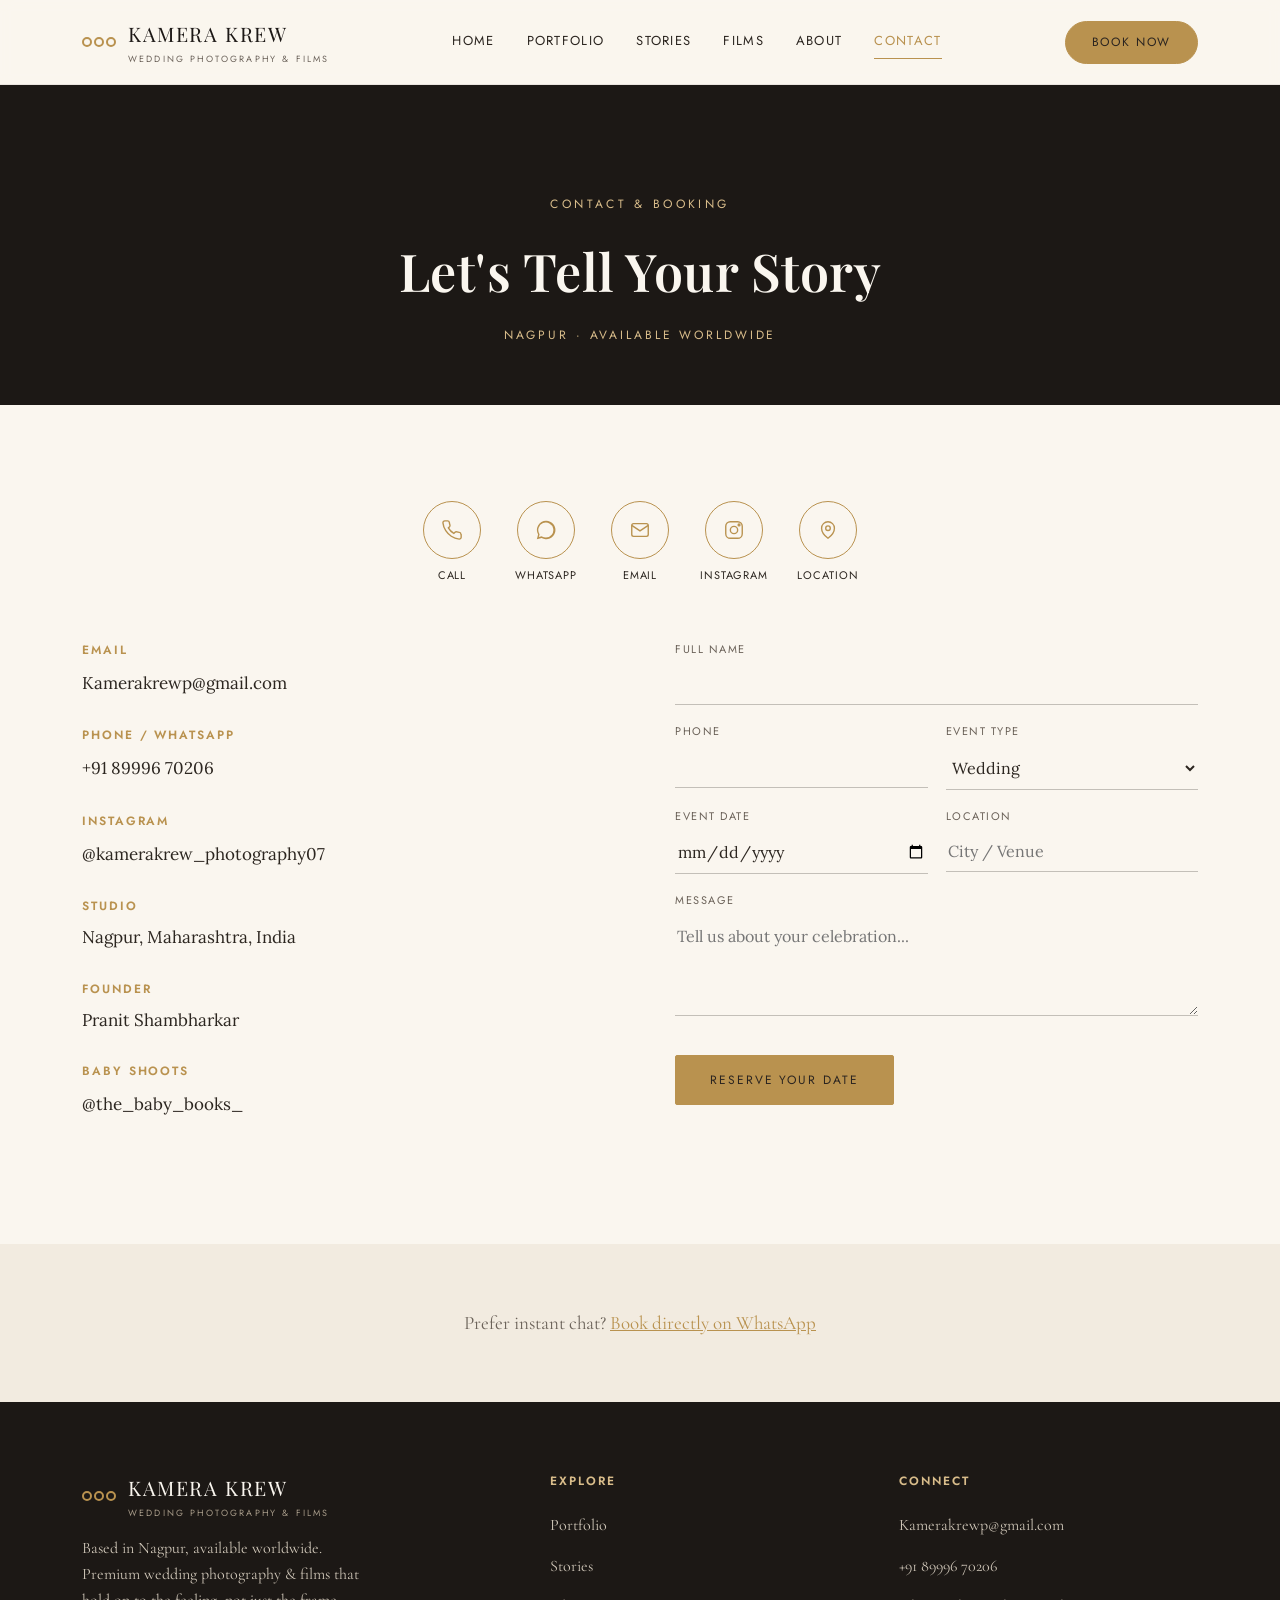
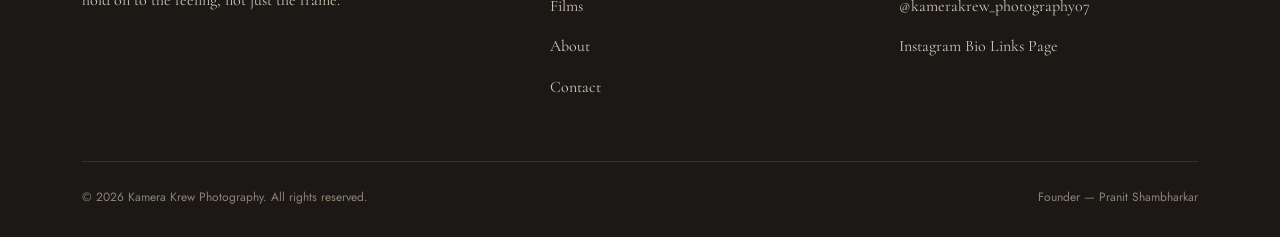
<file: contact.html>
<!DOCTYPE html>
<html lang="en">
<head>
<meta charset="UTF-8">
<meta name="viewport" content="width=device-width, initial-scale=1.0">
<title>Contact &amp; Booking | Kamera Krew</title>
<meta name="description" content="Book your wedding shoot with Kamera Krew — Call, WhatsApp, Email or fill our inquiry form.">
<link rel="preconnect" href="https://fonts.googleapis.com">
<link href="https://fonts.googleapis.com/css2?family=Playfair+Display:wght@500;600;700&family=Cormorant+Garamond:wght@400;500;600&family=Jost:wght@400;500;600&family=Lora:ital,wght@0,400;0,500;1,400&display=swap" rel="stylesheet">
<link rel="stylesheet" href="assets/style.css">
</head>
<body>

<header class="site-header">
  <div class="nav">
    <a href="index.html" class="logo">
      <span class="logo-mark"><span></span><span></span><span></span></span>
      <span class="logo-text">KAMERA KREW<small>Wedding Photography &amp; Films</small></span>
    </a>
    <nav class="nav-links">
      <a href="index.html">Home</a>
      <a href="portfolio.html">Portfolio</a>
      <a href="stories.html">Stories</a>
      <a href="films.html">Films</a>
      <a href="index.html#about">About</a>
      <a href="contact.html" class="active">Contact</a>    </nav>
      <a href="contact.html" class="nav-book">Book Now</a>
    <button class="nav-toggle" aria-label="Menu"><span></span><span></span><span></span></button>
  </div>
</header>

<section class="page-hero">
  <div class="wrap">
    <span class="eyebrow" style="color:var(--gold-light)">Contact &amp; Booking</span>
    <h1>Let's Tell Your Story</h1>
    <p>Nagpur · Available Worldwide</p>
  </div>
</section>

<section class="section">
  <div class="wrap">
    <div class="icon-row" style="margin-bottom:56px">
      <a class="icon-btn" href="tel:+918999670206">
        <span class="circle"><svg width="22" height="22" viewBox="0 0 24 24" fill="none" stroke="currentColor" stroke-width="1.5"><path d="M22 16.9v3a2 2 0 0 1-2.2 2 19.8 19.8 0 0 1-8.6-3.1 19.5 19.5 0 0 1-6-6A19.8 19.8 0 0 1 2.1 4.2 2 2 0 0 1 4.1 2h3a2 2 0 0 1 2 1.7c.1.9.3 1.8.6 2.6a2 2 0 0 1-.4 2.1L8 9.7a16 16 0 0 0 6 6l1.3-1.3a2 2 0 0 1 2.1-.4c.8.3 1.7.5 2.6.6a2 2 0 0 1 1.7 2z"/></svg></span>
        Call
      </a>
      <a class="icon-btn" href="https://wa.me/918999670206" target="_blank" rel="noopener">
        <span class="circle"><svg width="22" height="22" viewBox="0 0 24 24" fill="currentColor"><path d="M12 2a10 10 0 0 0-8.6 15L2 22l5.2-1.4A10 10 0 1 0 12 2zm0 18.2c-1.6 0-3.1-.4-4.4-1.2l-.3-.2-3.1.8.8-3-.2-.3A8.2 8.2 0 1 1 12 20.2z"/></svg></span>
        WhatsApp
      </a>
      <a class="icon-btn" href="mailto:Kamerakrewp@gmail.com">
        <span class="circle"><svg width="22" height="22" viewBox="0 0 24 24" fill="none" stroke="currentColor" stroke-width="1.5"><rect x="3" y="5" width="18" height="14" rx="2"/><path d="M3 7l9 6 9-6"/></svg></span>
        Email
      </a>
      <a class="icon-btn" href="https://instagram.com/kamerakrew_photography07" target="_blank" rel="noopener">
        <span class="circle"><svg width="22" height="22" viewBox="0 0 24 24" fill="none" stroke="currentColor" stroke-width="1.5"><rect x="3" y="3" width="18" height="18" rx="5"/><circle cx="12" cy="12" r="4"/><circle cx="17.5" cy="6.5" r="1"/></svg></span>
        Instagram
      </a>
      <a class="icon-btn" href="https://maps.google.com/?q=Nagpur,Maharashtra" target="_blank" rel="noopener">
        <span class="circle"><svg width="22" height="22" viewBox="0 0 24 24" fill="none" stroke="currentColor" stroke-width="1.5"><path d="M12 21s-7-5.2-7-11a7 7 0 0 1 14 0c0 5.8-7 11-7 11z"/><circle cx="12" cy="10" r="2.5"/></svg></span>
        Location
      </a>
    </div>

    <div class="contact-grid">
      <div class="contact-info">
        <div class="item"><h4>Email</h4><a href="mailto:Kamerakrewp@gmail.com">Kamerakrewp@gmail.com</a></div>
        <div class="item"><h4>Phone / WhatsApp</h4><a href="tel:+918999670206">+91 89996 70206</a></div>
        <div class="item"><h4>Instagram</h4><a href="https://instagram.com/kamerakrew_photography07" target="_blank" rel="noopener">@kamerakrew_photography07</a></div>
        <div class="item"><h4>Studio</h4><p>Nagpur, Maharashtra, India</p></div>
        <div class="item"><h4>Founder</h4><p>Pranit Shambharkar</p></div>
        <div class="item"><h4>Baby Shoots</h4><a href="https://instagram.com/the_baby_books_" target="_blank" rel="noopener">@the_baby_books_</a></div>
      </div>

      <form id="contact-form">
        <div>
          <label for="name">Full Name</label>
          <input type="text" id="name" name="name" required>
        </div>
        <div class="row-2">
          <div>
            <label for="phone">Phone</label>
            <input type="tel" id="phone" name="phone" required>
          </div>
          <div>
            <label for="eventType">Event Type</label>
            <select id="eventType" name="eventType">
              <option>Wedding</option>
              <option>Pre-Wedding</option>
              <option>Engagement</option>
              <option>Haldi</option>
              <option>Mehendi</option>
              <option>Reception</option>
              <option>Destination Wedding</option>
              <option>Baby Shoot</option>
              <option>Event</option>
              <option>Other</option>
            </select>
          </div>
        </div>
        <div class="row-2">
          <div>
            <label for="eventDate">Event Date</label>
            <input type="date" id="eventDate" name="eventDate">
          </div>
          <div>
            <label for="location">Location</label>
            <input type="text" id="location" name="location" placeholder="City / Venue">
          </div>
        </div>
        <div>
          <label for="message">Message</label>
          <textarea id="message" name="message" required placeholder="Tell us about your celebration..."></textarea>
        </div>
        <button type="submit" class="btn btn-solid">Reserve Your Date</button>
      </form>
    </div>
  </div>
</section>

<section class="section-tight bg-ivory-2 center">
  <div class="wrap">
    <p style="color:var(--text-muted)">Prefer instant chat? <a href="https://wa.me/918999670206" target="_blank" rel="noopener" style="color:var(--gold);text-decoration:underline">Book directly on WhatsApp</a></p>
  </div>
</section>

<footer class="site-footer">
  <div class="wrap">
    <div class="footer-grid">
      <div>
        <div class="logo" style="margin-bottom:16px">
          <span class="logo-mark"><span></span><span></span><span></span></span>
          <span class="logo-text" style="color:var(--ivory)">KAMERA KREW<small style="color:#a89c8a">Wedding Photography &amp; Films</small></span>
        </div>
        <p style="max-width:36ch">Based in Nagpur, available worldwide. Premium wedding photography &amp; films that hold on to the feeling, not just the frame.</p>
      </div>
      <div>
        <h4>Explore</h4>
        <ul>
          <li><a href="portfolio.html">Portfolio</a></li>
          <li><a href="stories.html">Stories</a></li>
          <li><a href="films.html">Films</a></li>
          <li><a href="index.html#about">About</a></li>
          <li><a href="contact.html">Contact</a></li>
        </ul>
      </div>
      <div>
        <h4>Connect</h4>
        <ul>
          <li><a href="mailto:Kamerakrewp@gmail.com">Kamerakrewp@gmail.com</a></li>
          <li><a href="tel:+918999670206">+91 89996 70206</a></li>
          <li><a href="https://instagram.com/kamerakrew_photography07" target="_blank" rel="noopener">@kamerakrew_photography07</a></li>
          <li><a href="links.html">Instagram Bio Links Page</a></li>
        </ul>
      </div>
    </div>
    <div class="footer-bottom">
      <span>&copy; 2026 Kamera Krew Photography. All rights reserved.</span>
      <span>Founder — Pranit Shambharkar</span>
    </div>
  </div>
</footer>

<script src="assets/script.js"></script>
</body>
</html>
</file>
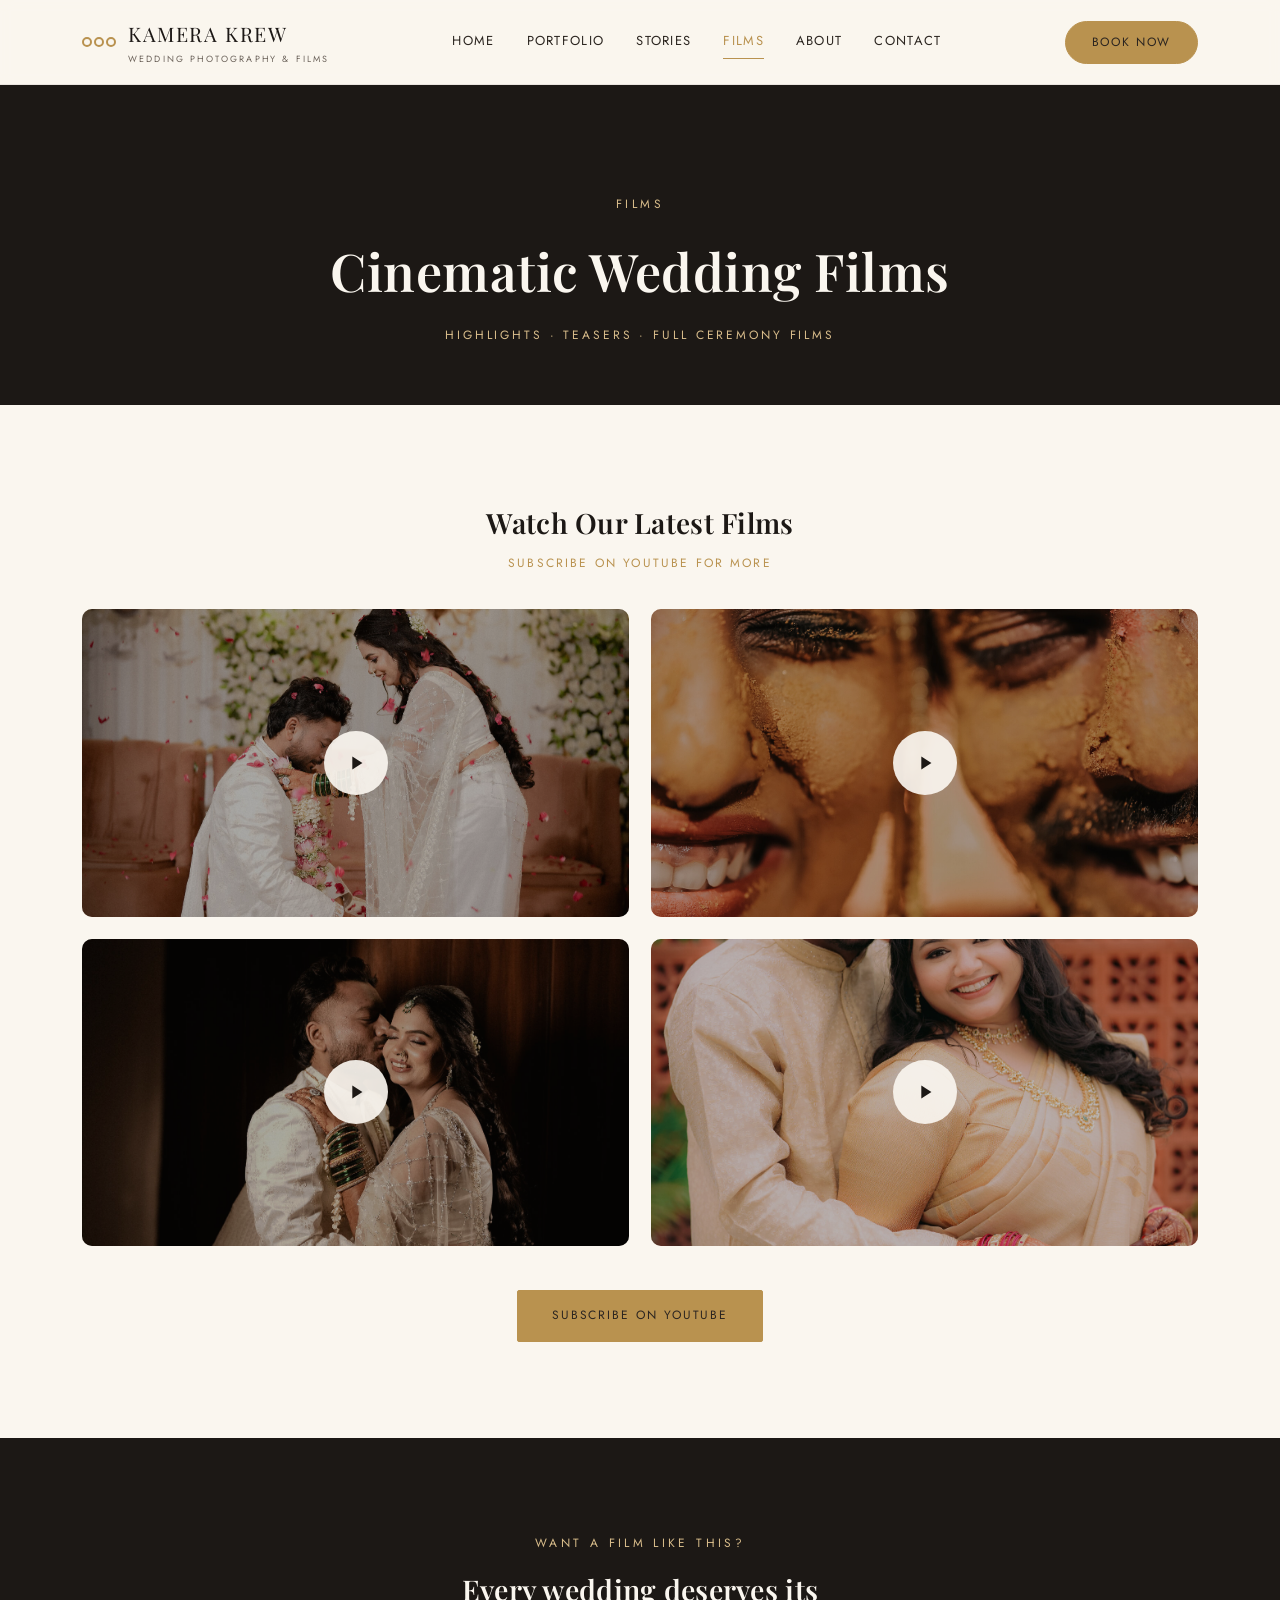
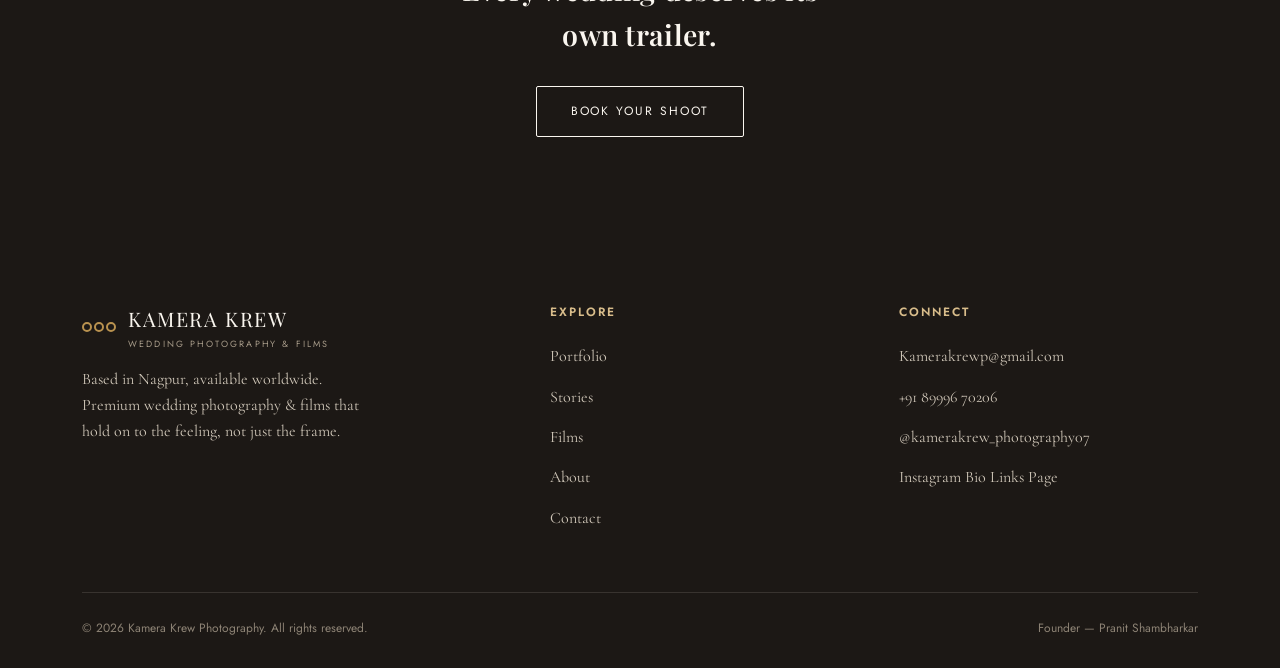
<file: films.html>
<!DOCTYPE html>
<html lang="en">
<head>
<meta charset="UTF-8">
<meta name="viewport" content="width=device-width, initial-scale=1.0">
<title>Wedding Films | Kamera Krew</title>
<meta name="description" content="Cinematic wedding films by Kamera Krew — highlights, teasers and full ceremony films.">
<link rel="preconnect" href="https://fonts.googleapis.com">
<link href="https://fonts.googleapis.com/css2?family=Playfair+Display:wght@500;600;700&family=Cormorant+Garamond:wght@400;500;600&family=Jost:wght@400;500;600&display=swap" rel="stylesheet">
<link rel="stylesheet" href="assets/style.css">
</head>
<body>

<header class="site-header">
  <div class="nav">
    <a href="index.html" class="logo">
      <span class="logo-mark"><span></span><span></span><span></span></span>
      <span class="logo-text">KAMERA KREW<small>Wedding Photography &amp; Films</small></span>
    </a>
    <nav class="nav-links">
      <a href="index.html">Home</a>
      <a href="portfolio.html">Portfolio</a>
      <a href="stories.html">Stories</a>
      <a href="films.html" class="active">Films</a>
      <a href="index.html#about">About</a>
      <a href="contact.html">Contact</a>    </nav>
      <a href="contact.html" class="nav-book">Book Now</a>
    <button class="nav-toggle" aria-label="Menu"><span></span><span></span><span></span></button>
  </div>
</header>

<section class="page-hero">
  <div class="wrap">
    <span class="eyebrow" style="color:var(--gold-light)">Films</span>
    <h1>Cinematic Wedding Films</h1>
    <p>Highlights · Teasers · Full Ceremony Films</p>
  </div>
</section>

<section class="section">
  <div class="wrap">
    <div class="gallery-heading">
      <h3>Watch Our Latest Films</h3>
      <p>Subscribe On YouTube For More</p>
    </div>
    <div class="grid grid-2">
      <div class="video-card"><img src="images/wedding-1.jpg" alt="Wedding film highlight" onerror="this.style.display='none'"><div class="play"><span><svg width="22" height="22" viewBox="0 0 24 24" fill="currentColor"><path d="M8 5v14l11-7z"/></svg></span></div></div>
      <div class="video-card"><img src="images/haldi-4.jpg" alt="Haldi film highlight" onerror="this.style.display='none'"><div class="play"><span><svg width="22" height="22" viewBox="0 0 24 24" fill="currentColor"><path d="M8 5v14l11-7z"/></svg></span></div></div>
      <div class="video-card"><img src="images/prewedding-3.jpg" alt="Pre-wedding film" onerror="this.style.display='none'"><div class="play"><span><svg width="22" height="22" viewBox="0 0 24 24" fill="currentColor"><path d="M8 5v14l11-7z"/></svg></span></div></div>
      <div class="video-card"><img src="images/engagement-5.jpg" alt="Engagement film" onerror="this.style.display='none'"><div class="play"><span><svg width="22" height="22" viewBox="0 0 24 24" fill="currentColor"><path d="M8 5v14l11-7z"/></svg></span></div></div>
    </div>
    <div class="center" style="margin-top:44px">
      <a href="#" target="_blank" rel="noopener" class="btn btn-solid">Subscribe on YouTube</a>
    </div>
  </div>
</section>

<section class="section bg-charcoal center">
  <div class="wrap">
    <span class="eyebrow" style="color:var(--gold-light)">Want A Film Like This?</span>
    <h2 style="max-width:22ch;margin:0 auto 28px">Every wedding deserves its own trailer.</h2>
    <a href="contact.html" class="btn btn-light">Book Your Shoot</a>
  </div>
</section>

<footer class="site-footer">
  <div class="wrap">
    <div class="footer-grid">
      <div>
        <div class="logo" style="margin-bottom:16px">
          <span class="logo-mark"><span></span><span></span><span></span></span>
          <span class="logo-text" style="color:var(--ivory)">KAMERA KREW<small style="color:#a89c8a">Wedding Photography &amp; Films</small></span>
        </div>
        <p style="max-width:36ch">Based in Nagpur, available worldwide. Premium wedding photography &amp; films that hold on to the feeling, not just the frame.</p>
      </div>
      <div>
        <h4>Explore</h4>
        <ul>
          <li><a href="portfolio.html">Portfolio</a></li>
          <li><a href="stories.html">Stories</a></li>
          <li><a href="films.html">Films</a></li>
          <li><a href="index.html#about">About</a></li>
          <li><a href="contact.html">Contact</a></li>
        </ul>
      </div>
      <div>
        <h4>Connect</h4>
        <ul>
          <li><a href="mailto:Kamerakrewp@gmail.com">Kamerakrewp@gmail.com</a></li>
          <li><a href="tel:+918999670206">+91 89996 70206</a></li>
          <li><a href="https://instagram.com/kamerakrew_photography07" target="_blank" rel="noopener">@kamerakrew_photography07</a></li>
          <li><a href="links.html">Instagram Bio Links Page</a></li>
        </ul>
      </div>
    </div>
    <div class="footer-bottom">
      <span>&copy; 2026 Kamera Krew Photography. All rights reserved.</span>
      <span>Founder — Pranit Shambharkar</span>
    </div>
  </div>
</footer>

<script src="assets/script.js"></script>
</body>
</html>
</file>
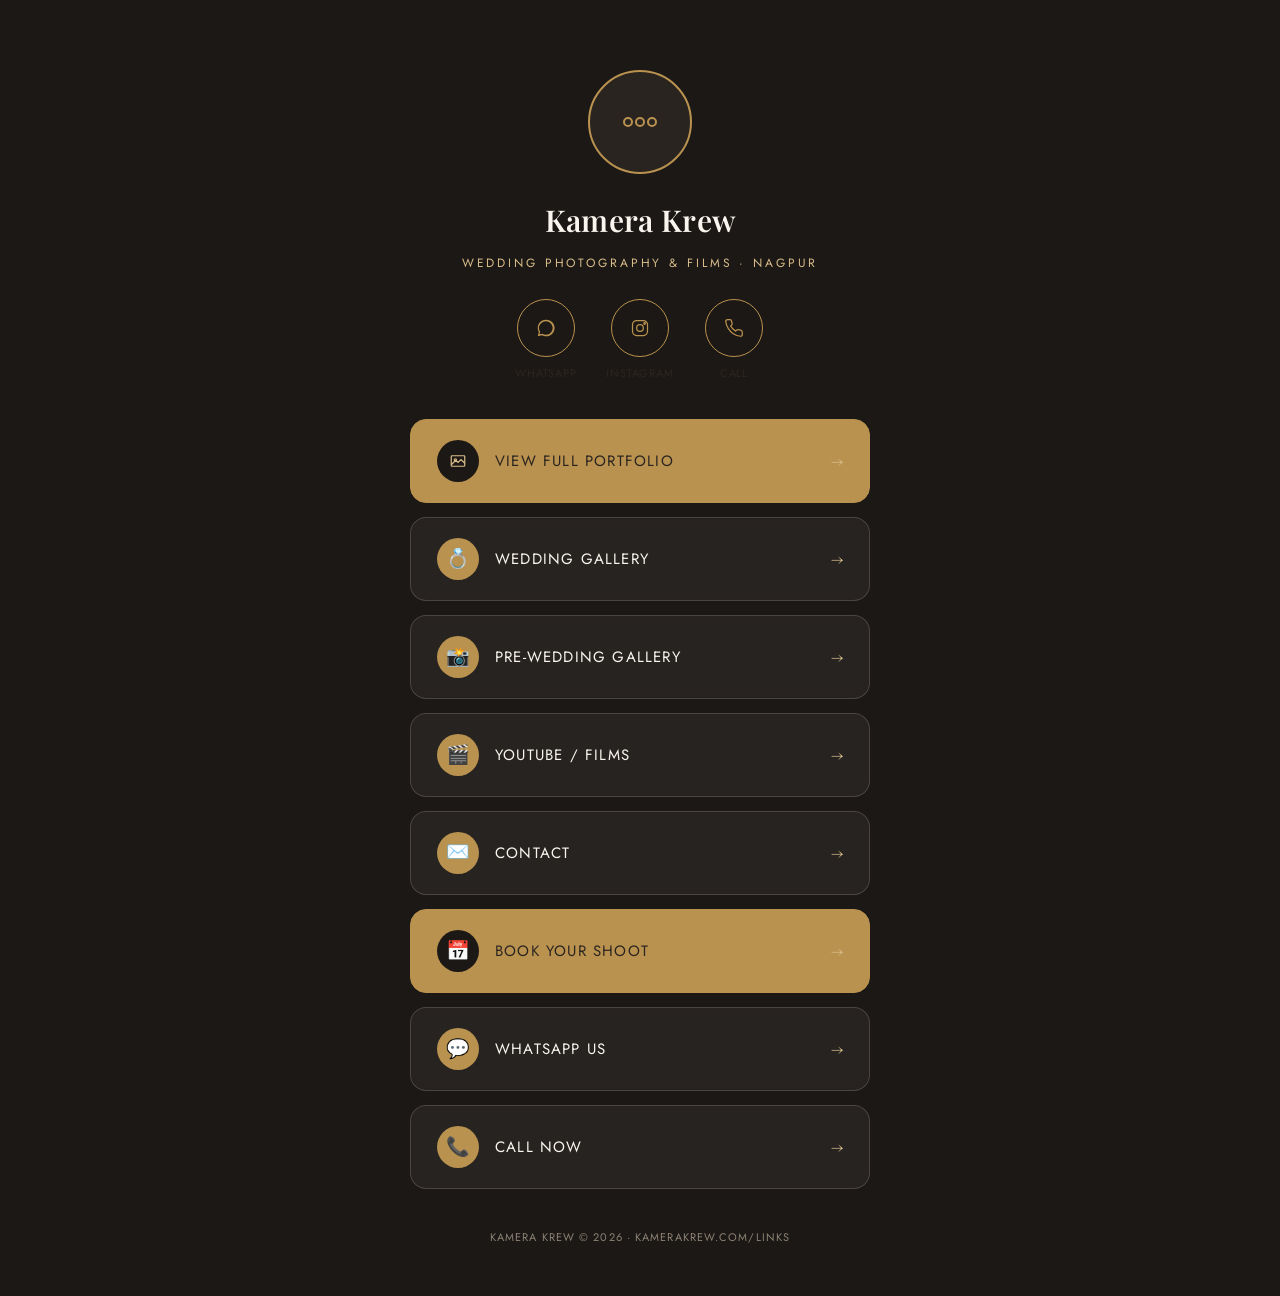
<file: links.html>
<!DOCTYPE html>
<html lang="en">
<head>
<meta charset="UTF-8">
<meta name="viewport" content="width=device-width, initial-scale=1.0">
<title>Kamera Krew | Links</title>
<meta name="description" content="Kamera Krew — all our links in one place. Portfolio, galleries, contact, WhatsApp and more.">
<link rel="preconnect" href="https://fonts.googleapis.com">
<link href="https://fonts.googleapis.com/css2?family=Playfair+Display:wght@500;600;700&family=Cormorant+Garamond:wght@400;500;600&family=Jost:wght@400;500;600&display=swap" rel="stylesheet">
<link rel="stylesheet" href="assets/style.css">
</head>
<body>

<div class="links-page">
  <div class="links-avatar">
    <span class="logo-mark"><span></span><span></span><span></span></span>
  </div>
  <h1>Kamera Krew</h1>
  <p class="sub">Wedding Photography &amp; Films · Nagpur</p>

  <div class="icon-row">
    <a class="icon-btn" href="https://wa.me/918999670206" target="_blank" rel="noopener">
      <span class="circle"><svg width="20" height="20" viewBox="0 0 24 24" fill="currentColor"><path d="M12 2a10 10 0 0 0-8.6 15L2 22l5.2-1.4A10 10 0 1 0 12 2zm0 18.2c-1.6 0-3.1-.4-4.4-1.2l-.3-.2-3.1.8.8-3-.2-.3A8.2 8.2 0 1 1 12 20.2z"/></svg></span>
      WhatsApp
    </a>
    <a class="icon-btn" href="https://instagram.com/kamerakrew_photography07" target="_blank" rel="noopener">
      <span class="circle"><svg width="20" height="20" viewBox="0 0 24 24" fill="none" stroke="currentColor" stroke-width="1.5"><rect x="3" y="3" width="18" height="18" rx="5"/><circle cx="12" cy="12" r="4"/><circle cx="17.5" cy="6.5" r="1"/></svg></span>
      Instagram
    </a>
    <a class="icon-btn" href="tel:+918999670206">
      <span class="circle"><svg width="20" height="20" viewBox="0 0 24 24" fill="none" stroke="currentColor" stroke-width="1.5"><path d="M22 16.9v3a2 2 0 0 1-2.2 2 19.8 19.8 0 0 1-8.6-3.1 19.5 19.5 0 0 1-6-6A19.8 19.8 0 0 1 2.1 4.2 2 2 0 0 1 4.1 2h3a2 2 0 0 1 2 1.7c.1.9.3 1.8.6 2.6a2 2 0 0 1-.4 2.1L8 9.7a16 16 0 0 0 6 6l1.3-1.3a2 2 0 0 1 2.1-.4c.8.3 1.7.5 2.6.6a2 2 0 0 1 1.7 2z"/></svg></span>
      Call
    </a>
  </div>

  <div class="links-btns">
    <a class="link-btn-lg primary" href="portfolio.html">
      <span class="lb-icon"><svg width="18" height="18" viewBox="0 0 24 24" fill="none" stroke="currentColor" stroke-width="1.6"><rect x="3" y="5" width="18" height="14" rx="1"/><circle cx="8.5" cy="10.5" r="1.5"/><path d="M21 15l-5-5-4 4-3-3-6 6"/></svg></span>
      <span class="lb-label">View Full Portfolio</span>
      <span class="lb-arrow">→</span>
    </a>
    <a class="link-btn-lg" href="portfolio-wedding.html">
      <span class="lb-icon">💍</span>
      <span class="lb-label">Wedding Gallery</span>
      <span class="lb-arrow">→</span>
    </a>
    <a class="link-btn-lg" href="portfolio-prewedding.html">
      <span class="lb-icon">📸</span>
      <span class="lb-label">Pre-Wedding Gallery</span>
      <span class="lb-arrow">→</span>
    </a>
    <a class="link-btn-lg" href="films.html">
      <span class="lb-icon">🎬</span>
      <span class="lb-label">YouTube / Films</span>
      <span class="lb-arrow">→</span>
    </a>
    <a class="link-btn-lg" href="contact.html">
      <span class="lb-icon">✉️</span>
      <span class="lb-label">Contact</span>
      <span class="lb-arrow">→</span>
    </a>
    <a class="link-btn-lg primary" href="contact.html">
      <span class="lb-icon">📅</span>
      <span class="lb-label">Book Your Shoot</span>
      <span class="lb-arrow">→</span>
    </a>
    <a class="link-btn-lg" href="https://wa.me/918999670206?text=Hi%20Kamera%20Krew%2C%20I%27d%20like%20to%20enquire%20about%20wedding%20photography." target="_blank" rel="noopener">
      <span class="lb-icon">💬</span>
      <span class="lb-label">WhatsApp Us</span>
      <span class="lb-arrow">→</span>
    </a>
    <a class="link-btn-lg" href="tel:+918999670206">
      <span class="lb-icon">📞</span>
      <span class="lb-label">Call Now</span>
      <span class="lb-arrow">→</span>
    </a>
  </div>

  <p class="site-footer-note">Kamera Krew © 2026 · kamerakrew.com/links</p>
</div>

<script src="assets/script.js"></script>
</body>
</html>
</file>
<file: assets/style.css>
/* ===== Kamera Krew — Wedding Photography & Films — v2 (Premium) ===== */
:root{
  --ivory:#faf6ef;
  --ivory-2:#f2ebe0;
  --charcoal:#1c1815;
  --charcoal-soft:#2a2420;
  --gold:#b9924f;
  --gold-light:#d9bd8b;
  --rose:#c9a196;
  --text:#2c2620;
  --text-muted:#6b6259;
  --serif:'Playfair Display', Georgia, serif;
  --body:'Cormorant Garamond', 'Georgia', serif;
  --form:'Lora', 'Georgia', serif;
  --sans:'Jost', 'Helvetica Neue', Arial, sans-serif;
  --maxw:1180px;
}

*{box-sizing:border-box;margin:0;padding:0}
html{scroll-behavior:smooth}
body{
  font-family:var(--body);
  background:var(--ivory);
  color:var(--text);
  font-size:19px;
  line-height:1.6;
}
img{max-width:100%;display:block}
a{color:inherit;text-decoration:none}
.wrap{max-width:var(--maxw);margin:0 auto;padding:0 32px}
h1,h2,h3,h4{font-family:var(--serif);font-weight:600;letter-spacing:.01em;color:var(--charcoal)}
.eyebrow{
  font-family:var(--sans);font-size:12px;letter-spacing:.28em;text-transform:uppercase;
  color:var(--gold);display:block;margin-bottom:14px;
}
.center{text-align:center}
.section{padding:96px 0;scroll-margin-top:88px}
.section-tight{padding:64px 0}
.bg-charcoal{background:var(--charcoal);color:var(--ivory)}
.bg-charcoal h1,.bg-charcoal h2,.bg-charcoal h3{color:var(--ivory)}
.bg-ivory-2{background:var(--ivory-2)}

/* ---- Nav ---- */
.site-header{
  position:sticky;top:0;z-index:100;
  background:rgba(250,246,239,.94);
  backdrop-filter:blur(6px);
  border-bottom:1px solid rgba(28,24,21,.08);
  transition:box-shadow .3s ease, padding .3s ease;
}
.site-header.scrolled{box-shadow:0 8px 24px rgba(28,24,21,.07)}
.nav{
  display:flex;align-items:center;justify-content:space-between;
  padding:18px 32px;max-width:var(--maxw);margin:0 auto;transition:padding .3s ease;
}
.site-header.scrolled .nav{padding:12px 32px}
.logo{display:flex;align-items:center;gap:12px;font-family:var(--sans)}
.logo-mark{display:flex;gap:2px}
.logo-mark span{width:10px;height:10px;border-radius:50%;border:2px solid var(--gold);background:transparent}
.logo-text{font-family:var(--serif);font-size:20px;letter-spacing:.08em;color:var(--charcoal)}
.logo-text small{display:block;font-family:var(--sans);font-size:9px;letter-spacing:.24em;color:var(--text-muted);font-weight:400;text-transform:uppercase;margin-top:2px}
.nav-links{display:flex;align-items:center;gap:32px;font-family:var(--sans);font-size:13px;letter-spacing:.1em;text-transform:uppercase}
.nav-links a{padding:6px 0;border-bottom:1px solid transparent;transition:.2s}
.nav-links a:hover,.nav-links a.active{border-color:var(--gold);color:var(--gold)}
.nav-book{
  font-family:var(--sans);font-size:12px;letter-spacing:.14em;text-transform:uppercase;
  background:var(--gold);color:var(--charcoal-soft)!important;padding:11px 26px;border-radius:30px;
  border:1px solid var(--gold)!important;transition:.25s ease;
}
.nav-book:hover{background:transparent;color:var(--gold)!important;transform:translateY(-2px);box-shadow:0 10px 22px rgba(185,146,79,.3)}
.nav-toggle{display:none;flex-direction:column;gap:5px;background:none;border:none;cursor:pointer;padding:6px}
.nav-toggle span{width:24px;height:2px;background:var(--charcoal)}
.nav-links.open{
  display:flex;position:absolute;top:100%;left:0;right:0;background:var(--ivory);
  flex-direction:column;align-items:flex-start;padding:20px 32px;gap:18px;border-top:1px solid rgba(28,24,21,.08);
}

/* ---- Buttons ---- */
.btn{
  display:inline-block;font-family:var(--sans);font-size:12px;letter-spacing:.16em;
  text-transform:uppercase;padding:15px 34px;border:1px solid var(--gold);border-radius:2px;
  transition:.25s ease;color:var(--charcoal);cursor:pointer;background:transparent;
}
.btn:hover{background:var(--gold);color:var(--ivory);transform:translateY(-3px);box-shadow:0 10px 22px rgba(185,146,79,.35)}
.btn-solid{background:var(--gold);color:var(--charcoal-soft);border-color:var(--gold)}
.btn-solid:hover{background:transparent;color:var(--gold)}
.btn-light{border-color:var(--ivory);color:var(--ivory)}
.btn-light:hover{background:var(--ivory);color:var(--charcoal)}
.btn-sm{padding:10px 22px;font-size:11px}

/* ---- Hero ---- */
.hero{
  position:relative;height:92vh;min-height:560px;
  display:flex;align-items:center;justify-content:center;
  background:var(--charcoal);overflow:hidden;scroll-margin-top:0;
}
.hero.hero-sm{height:56vh;min-height:360px}
.hero .ph-box{position:absolute;inset:0}
.hero::after{content:'';position:absolute;inset:0;background:linear-gradient(180deg,rgba(15,12,10,.35),rgba(15,12,10,.65))}
.hero-content{position:relative;z-index:2;text-align:center;color:var(--ivory)}
.hero-content .logo-mark{justify-content:center;margin-bottom:22px}
.hero-content .logo-mark span{border-color:var(--gold-light)}
.hero-content h1{font-size:clamp(38px,6vw,68px);color:var(--ivory);letter-spacing:.03em}
.hero-content p.tagline{font-family:var(--sans);letter-spacing:.3em;text-transform:uppercase;font-size:13px;margin-top:16px;color:var(--gold-light)}
.hero-content .loc{margin-top:8px;font-family:var(--body);font-style:italic;color:#e6ddd0}
.hero-content .btn{margin-top:12px}

/* ---- Logo hero variant (black background, gold logo instead of photo) ---- */
.hero.hero-logo{background:#100d0b}
.hero.hero-logo::after{display:none}
.hero-logo-img{display:block;margin:0 auto 18px;width:min(400px,72vw);height:auto}

/* ---- Hero CTA trio (Call / WhatsApp / Instagram) ---- */
.cta-trio{display:flex;justify-content:center;gap:16px;flex-wrap:wrap;margin-top:34px}
.cta-pill{
  display:flex;align-items:center;gap:10px;font-family:var(--sans);font-size:12px;letter-spacing:.12em;
  text-transform:uppercase;padding:14px 24px;border-radius:34px;border:1px solid rgba(250,246,239,.5);
  color:var(--ivory);transition:.3s ease;background:rgba(250,246,239,.06);backdrop-filter:blur(4px);
}
.cta-pill svg{width:16px;height:16px;flex:none}
.cta-pill:hover{background:var(--gold);border-color:var(--gold);color:var(--charcoal-soft);transform:translateY(-4px);box-shadow:0 14px 28px rgba(185,146,79,.35)}
.cta-pill.whatsapp:hover{background:#25D366;border-color:#25D366;color:#0b2a17}
.cta-pill.call:hover{background:var(--gold-light);border-color:var(--gold-light);color:var(--charcoal-soft)}
.cta-pill.insta:hover{background:linear-gradient(135deg,#f58529,#dd2a7b,#8134af);border-color:transparent;color:#fff}
.cta-pill.youtube:hover{background:#FF0000;border-color:#FF0000;color:#fff}

/* ---- Placeholder / photo tile system ---- */
.ph{position:relative;width:100%;height:100%;overflow:hidden;background:linear-gradient(150deg,#33291f,#171310);border-radius:10px;box-shadow:0 14px 34px rgba(28,24,21,.10)}
.ph img{width:100%;height:100%;object-fit:cover;position:absolute;inset:0;transition:transform .6s cubic-bezier(.22,.61,.36,1)}
.hero .ph,.hero .ph img{border-radius:0;box-shadow:none}
.grid .ph{cursor:zoom-in}
.grid .ph::after{
  content:'';position:absolute;inset:0;background:linear-gradient(180deg,rgba(20,16,12,0) 55%,rgba(20,16,12,.55) 100%);
  opacity:0;transition:opacity .4s ease;pointer-events:none;
}
.grid .ph:hover img{transform:scale(1.07)}
.grid .ph:hover::after{opacity:1}
.grid .ph .view-icon{
  position:absolute;right:14px;bottom:14px;width:34px;height:34px;border-radius:50%;
  border:1px solid rgba(250,246,239,.7);color:var(--ivory);display:flex;align-items:center;justify-content:center;
  opacity:0;transform:translateY(8px);transition:.35s ease;z-index:2;
}
.grid .ph:hover .view-icon{opacity:1;transform:translateY(0)}
.ph .ph-fallback{
  position:absolute;inset:0;display:none;flex-direction:column;align-items:center;justify-content:center;
  gap:10px;color:var(--gold-light);text-align:center;padding:16px;
  font-family:var(--sans);font-size:11px;letter-spacing:.08em;text-transform:uppercase;
}
.ph .ph-fallback svg{width:30px;height:30px;opacity:.7}
.ph .ph-fallback .fname{color:#c9b58c;font-size:10px;letter-spacing:.03em;text-transform:none;opacity:.8}
.ph img.lazy{opacity:0;transition:opacity .5s ease, transform .6s cubic-bezier(.22,.61,.36,1)}
.ph img.lazy.loaded{opacity:1}

/* ---- Grids ---- */
.grid{display:grid;gap:22px}
.grid-2{grid-template-columns:1fr 1fr}
.grid-3{grid-template-columns:repeat(3,1fr)}
.grid-4{grid-template-columns:repeat(4,1fr)}
.tile{aspect-ratio:3/4}
.tile.wide{aspect-ratio:4/3}
.tile.tall{aspect-ratio:2/3}

/* ---- Masonry (gallery pages) ---- */
.masonry{column-count:3;column-gap:22px}
.masonry .ph{margin-bottom:22px;break-inside:avoid;width:100%;aspect-ratio:auto}
.masonry .ph img{position:static;object-fit:cover;width:100%;height:auto}
@media(max-width:900px){.masonry{column-count:2}}
@media(max-width:560px){.masonry{column-count:1}}

/* ---- Video cards ---- */
.video-card{position:relative;aspect-ratio:16/9;border-radius:10px;overflow:hidden;cursor:pointer;background:linear-gradient(150deg,#33291f,#171310)}
.video-card img{width:100%;height:100%;object-fit:cover}
.video-card .play{
  position:absolute;inset:0;display:flex;align-items:center;justify-content:center;
  background:rgba(15,12,10,.28);transition:.3s ease;
}
.video-card .play span{
  width:64px;height:64px;border-radius:50%;background:rgba(250,246,239,.92);color:var(--charcoal);
  display:flex;align-items:center;justify-content:center;transition:.3s ease;
}
.video-card:hover .play{background:rgba(15,12,10,.45)}
.video-card:hover .play span{transform:scale(1.1);background:var(--gold);color:var(--ivory)}

/* ---- Intro / split sections ---- */
.split{display:grid;grid-template-columns:1fr 1fr;gap:64px;align-items:center}
.split .ph{aspect-ratio:4/5;border-radius:2px}
.kicker-block p{color:var(--text-muted);margin-top:18px;max-width:46ch}
.kicker-block h2{font-size:clamp(28px,3.4vw,42px);line-height:1.15}

/* ---- Cards ---- */
.card{background:var(--ivory-2);padding:38px 30px;border:1px solid rgba(28,24,21,.06);border-radius:12px;transition:transform .35s ease, box-shadow .35s ease}
.card:hover{transform:translateY(-6px);box-shadow:0 20px 40px rgba(28,24,21,.09)}
.card h3{font-size:22px;margin-bottom:10px}
.card p{color:var(--text-muted);font-size:17px}
.icon-ring{width:52px;height:52px;border:1px solid var(--gold);border-radius:50%;display:flex;align-items:center;justify-content:center;margin-bottom:20px;color:var(--gold)}

/* ---- Quote / testimonials ---- */
.quote{max-width:720px;margin:0 auto;text-align:center}
.quote p{font-family:var(--serif);font-style:italic;font-size:clamp(22px,2.6vw,30px);color:var(--ivory);line-height:1.5}
.quote .who{margin-top:22px;font-family:var(--sans);font-size:12px;letter-spacing:.18em;text-transform:uppercase;color:var(--gold-light)}
.testimonial-grid{display:grid;grid-template-columns:repeat(3,1fr);gap:26px}
.testimonial-card{background:var(--ivory-2);border-radius:12px;padding:34px 28px;border:1px solid rgba(28,24,21,.06)}
.testimonial-card .stars{color:var(--gold);letter-spacing:3px;margin-bottom:14px;font-size:15px}
.testimonial-card p{font-family:var(--serif);font-style:italic;color:var(--text);font-size:18px;line-height:1.5}
.testimonial-card .who{margin-top:16px;font-family:var(--sans);font-size:11px;letter-spacing:.14em;text-transform:uppercase;color:var(--text-muted)}

/* ---- Stats ---- */
.stats{display:grid;grid-template-columns:repeat(3,1fr);gap:30px;text-align:center}
.stats .num{font-family:var(--serif);font-size:44px;color:var(--gold)}
.stats .lbl{font-family:var(--sans);font-size:12px;letter-spacing:.14em;text-transform:uppercase;color:var(--text-muted);margin-top:6px}

/* ---- Tabs / filters ---- */
.tabs{display:flex;gap:14px;justify-content:center;margin-bottom:48px;flex-wrap:wrap}
.tab-btn{
  font-family:var(--sans);font-size:12px;letter-spacing:.14em;text-transform:uppercase;
  padding:12px 26px;border:1px solid rgba(28,24,21,.2);border-radius:30px;background:transparent;cursor:pointer;transition:.2s;
}
.tab-btn:hover{border-color:var(--gold)}
.tab-btn.active{background:var(--charcoal);color:var(--ivory);border-color:var(--charcoal)}
.tab-panel{display:none;scroll-margin-top:260px}
.tab-panel.active{display:block}
.gallery-heading{text-align:center;margin-bottom:36px}
.gallery-heading h3{font-size:28px}
.gallery-heading p{font-family:var(--sans);font-size:12px;letter-spacing:.18em;text-transform:uppercase;color:var(--gold);margin-top:8px}

/* ---- Page header / gallery hero banner ---- */
.page-hero{background:var(--charcoal);color:var(--ivory);padding:110px 0 60px;text-align:center;scroll-margin-top:0}
.page-hero h1{color:var(--ivory);font-size:clamp(32px,5vw,52px)}
.page-hero p{font-family:var(--sans);letter-spacing:.24em;text-transform:uppercase;font-size:12px;color:var(--gold-light);margin-top:14px}
.page-hero.has-bg{position:relative;overflow:hidden;padding:150px 0 80px}
.page-hero.has-bg .ph-box{position:absolute;inset:0;z-index:0}
.page-hero.has-bg::after{content:'';position:absolute;inset:0;background:linear-gradient(180deg,rgba(15,12,10,.45),rgba(15,12,10,.78));z-index:1}
.page-hero.has-bg .wrap{position:relative;z-index:2}

/* ---- Services ---- */
.service-row{display:grid;grid-template-columns:1fr 1fr;gap:60px;align-items:center;padding:70px 0;border-bottom:1px solid rgba(28,24,21,.08)}
.service-row:last-child{border-bottom:none}
.service-row.reverse .ph{order:2}
.service-row .ph{aspect-ratio:4/3}
.service-row h3{font-size:30px}
.service-row .num{font-family:var(--serif);font-style:italic;color:var(--gold);font-size:16px;margin-bottom:12px;display:block}
.service-row p{color:var(--text-muted);margin-top:16px}
.service-row ul{margin-top:18px;padding-left:0;list-style:none}
.service-row li{padding-left:22px;position:relative;color:var(--text-muted);margin-bottom:8px}
.service-row li::before{content:'—';position:absolute;left:0;color:var(--gold)}

/* ---- Contact ---- */
.contact-grid{display:grid;grid-template-columns:1fr 1fr;gap:70px}
.contact-info .item{margin-bottom:28px}
.contact-info .item h4{font-family:var(--sans);font-size:12px;letter-spacing:.16em;text-transform:uppercase;color:var(--gold);margin-bottom:8px}
.contact-info .item a,.contact-info .item p{font-family:var(--form);font-size:17px}
form{display:flex;flex-direction:column;gap:18px}
form .row-2{display:grid;grid-template-columns:1fr 1fr;gap:18px}
form label{font-family:var(--sans);font-size:11px;letter-spacing:.14em;text-transform:uppercase;color:var(--text-muted);margin-bottom:6px;display:block}
form input,form select,form textarea{
  width:100%;background:transparent;border:none;border-bottom:1px solid rgba(28,24,21,.25);
  padding:10px 2px;font-family:var(--form);font-size:16px;color:var(--text);
}
form input:focus,form select:focus,form textarea:focus{outline:none;border-color:var(--gold)}
form textarea{resize:vertical;min-height:100px}
form button{margin-top:12px;align-self:flex-start;border:1px solid var(--gold);background:var(--gold);color:var(--charcoal-soft);cursor:pointer;font-family:var(--sans)}
form button:hover{background:transparent;color:var(--gold)}

/* ---- Contact icon row ---- */
.icon-row{display:flex;justify-content:center;gap:18px;flex-wrap:wrap}
.icon-btn{display:flex;flex-direction:column;align-items:center;gap:8px;width:76px;font-family:var(--sans);font-size:11px;letter-spacing:.08em;text-transform:uppercase}
.icon-btn .circle{width:58px;height:58px;border-radius:50%;display:flex;align-items:center;justify-content:center;border:1px solid var(--gold);color:var(--gold);transition:.25s ease;background:transparent}
.icon-btn:hover .circle{background:var(--gold);color:var(--ivory);transform:translateY(-4px);box-shadow:0 12px 24px rgba(185,146,79,.3)}
.bg-charcoal .icon-btn{color:var(--gold-light)}
.bg-charcoal .icon-btn .circle{border-color:var(--gold-light);color:var(--gold-light)}
.bg-charcoal .icon-btn:hover .circle{background:var(--gold-light);color:var(--charcoal)}

/* ---- Quick links stack ---- */
.link-stack{max-width:460px;margin:0 auto;display:flex;flex-direction:column;gap:14px}
.link-item{display:flex;align-items:center;gap:16px;padding:16px 22px;border:1px solid rgba(28,24,21,.14);border-radius:40px;transition:.25s ease;background:var(--ivory)}
.link-item:hover{border-color:var(--gold);background:var(--ivory-2);transform:translateY(-2px);box-shadow:0 10px 26px rgba(28,24,21,.08)}
.link-item .li-icon{width:38px;height:38px;flex:none;border-radius:50%;background:var(--charcoal);color:var(--gold-light);display:flex;align-items:center;justify-content:center}
.link-item .li-label{font-family:var(--sans);font-size:14px;letter-spacing:.06em;text-transform:uppercase;flex:1;color:var(--charcoal)}
.link-item .li-arrow{color:var(--gold);font-size:18px}

/* ---- Links (Instagram bio) page — big premium buttons ---- */
.links-page{min-height:100vh;background:var(--charcoal);padding:70px 20px 50px;display:flex;flex-direction:column;align-items:center}
.links-avatar{width:104px;height:104px;border-radius:50%;border:2px solid var(--gold);display:flex;align-items:center;justify-content:center;margin-bottom:22px;background:var(--charcoal-soft)}
.links-page h1{color:var(--ivory);font-size:30px;text-align:center}
.links-page .sub{color:var(--gold-light);font-family:var(--sans);font-size:12px;letter-spacing:.24em;text-transform:uppercase;margin-top:10px;text-align:center}
.links-page .icon-row{margin-top:26px;margin-bottom:36px}
.links-btns{width:100%;max-width:460px;display:flex;flex-direction:column;gap:14px}
.link-btn-lg{
  display:flex;align-items:center;gap:16px;padding:20px 26px;border-radius:16px;
  background:rgba(250,246,239,.05);border:1px solid rgba(250,246,239,.16);color:var(--ivory);
  transition:.3s ease;backdrop-filter:blur(4px);
}
.link-btn-lg .lb-icon{width:42px;height:42px;flex:none;border-radius:50%;background:var(--gold);color:var(--charcoal-soft);display:flex;align-items:center;justify-content:center}
.link-btn-lg .lb-label{flex:1;font-family:var(--sans);font-size:15px;letter-spacing:.08em;text-transform:uppercase}
.link-btn-lg .lb-arrow{color:var(--gold-light)}
.link-btn-lg:hover{background:var(--gold);border-color:var(--gold);color:var(--charcoal-soft);transform:translateY(-3px) scale(1.02);box-shadow:0 16px 30px rgba(185,146,79,.3)}
.link-btn-lg:hover .lb-icon{background:var(--charcoal);color:var(--gold-light)}
.link-btn-lg:hover .lb-arrow{color:var(--charcoal-soft)}
.link-btn-lg.primary{background:var(--gold);border-color:var(--gold);color:var(--charcoal-soft)}
.link-btn-lg.primary .lb-icon{background:var(--charcoal);color:var(--gold-light)}
.links-page .site-footer-note{margin-top:40px;color:#8d8375;font-family:var(--sans);font-size:11px;letter-spacing:.1em;text-transform:uppercase}

/* ---- Portfolio category cards ---- */
.category-grid{display:grid;grid-template-columns:repeat(3,1fr);gap:30px;margin-bottom:20px}
.category-card{position:relative;border-radius:14px;overflow:hidden;cursor:pointer;aspect-ratio:4/5}
.category-card .ph{border-radius:14px}
.category-card .cat-overlay{
  position:absolute;inset:0;z-index:2;display:flex;flex-direction:column;justify-content:flex-end;
  padding:26px;background:linear-gradient(180deg,rgba(20,16,12,0) 40%,rgba(15,12,10,.82) 100%);
}
.category-card .cat-name{font-family:var(--serif);font-size:23px;color:var(--ivory)}
.category-card .cat-count{font-family:var(--sans);font-size:11px;letter-spacing:.14em;text-transform:uppercase;color:var(--gold-light);margin-top:4px}
.category-card .cat-btn{
  margin-top:14px;align-self:flex-start;font-family:var(--sans);font-size:11px;letter-spacing:.12em;text-transform:uppercase;
  padding:9px 18px;border:1px solid var(--gold-light);color:var(--ivory);border-radius:24px;transition:.25s ease;opacity:0;transform:translateY(8px);
}
.category-card:hover .cat-btn{opacity:1;transform:translateY(0)}
.category-card:hover .cat-btn:hover{background:var(--gold);border-color:var(--gold);color:var(--charcoal-soft)}
.category-card:hover .ph img{transform:scale(1.08)}

/* ---- Gallery page prev/next category nav ---- */
.page-nav{display:flex;justify-content:space-between;align-items:center;padding:36px 0;border-top:1px solid rgba(28,24,21,.08);margin-top:20px}
.page-nav a{font-family:var(--sans);font-size:12px;letter-spacing:.12em;text-transform:uppercase;color:var(--text-muted);transition:.2s}
.page-nav a:hover{color:var(--gold)}
.page-nav .pn-dir{font-size:10px;letter-spacing:.2em;color:var(--gold);display:block;margin-bottom:4px}

/* ---- Footer ---- */
.site-footer{background:var(--charcoal);color:var(--ivory);padding:70px 0 30px}
.footer-grid{display:grid;grid-template-columns:1.4fr 1fr 1fr;gap:50px;padding-bottom:50px;border-bottom:1px solid rgba(250,246,239,.12)}
.site-footer h4{font-family:var(--sans);font-size:12px;letter-spacing:.16em;text-transform:uppercase;color:var(--gold-light);margin-bottom:18px}
.site-footer p,.site-footer a{color:#cfc6b8;font-size:16px}
.footer-grid ul{list-style:none}
.footer-grid li{margin-bottom:10px}
.footer-grid a:hover{color:var(--gold-light)}
.footer-bottom{display:flex;justify-content:space-between;padding-top:26px;font-family:var(--sans);font-size:12px;color:#8d8375;flex-wrap:wrap;gap:10px}

/* ---- Marquee ---- */
.marquee{background:var(--charcoal);color:var(--gold-light);overflow:hidden;padding:16px 0;border-top:1px solid rgba(250,246,239,.08);border-bottom:1px solid rgba(250,246,239,.08)}
.marquee-track{display:flex;width:max-content;animation:marquee 26s linear infinite}
.marquee-track span{font-family:var(--sans);font-size:13px;letter-spacing:.3em;text-transform:uppercase;padding:0 28px;white-space:nowrap;display:flex;align-items:center;gap:28px}
.marquee-track span::after{content:'✦';color:var(--gold);font-size:10px}
@keyframes marquee{from{transform:translateX(0)}to{transform:translateX(-50%)}}

/* ---- Scroll reveal ---- */
.reveal{opacity:0;transform:translateY(26px);transition:opacity .7s ease, transform .7s ease}
.reveal.in-view{opacity:1;transform:translateY(0)}
@media (prefers-reduced-motion: reduce){
  .reveal{opacity:1;transform:none;transition:none}
  .marquee-track{animation:none}
}

/* ---- Lightbox ---- */
.lightbox{position:fixed;inset:0;background:rgba(15,12,10,.94);z-index:1000;display:none;align-items:center;justify-content:center;padding:40px}
.lightbox.open{display:flex}
.lightbox img{max-width:min(90vw,1100px);max-height:82vh;object-fit:contain;border-radius:4px;box-shadow:0 20px 60px rgba(0,0,0,.5)}
.lightbox-close,.lightbox-prev,.lightbox-next{
  position:absolute;color:var(--ivory);background:rgba(250,246,239,.08);border:1px solid rgba(250,246,239,.25);
  border-radius:50%;width:46px;height:46px;display:flex;align-items:center;justify-content:center;cursor:pointer;transition:.2s;
}
.lightbox-close:hover,.lightbox-prev:hover,.lightbox-next:hover{background:var(--gold);border-color:var(--gold);color:var(--charcoal)}
.lightbox-close{top:24px;right:24px}
.lightbox-prev{left:24px;top:50%;transform:translateY(-50%)}
.lightbox-next{right:24px;top:50%;transform:translateY(-50%)}
.lightbox-count{position:absolute;bottom:24px;left:50%;transform:translateX(-50%);color:var(--gold-light);font-family:var(--sans);font-size:12px;letter-spacing:.14em}
@media(max-width:640px){
  .lightbox-prev,.lightbox-next{width:38px;height:38px}
  .lightbox-close{top:14px;right:14px}
  .lightbox-prev{left:10px}
  .lightbox-next{right:10px}
}

/* ---- Responsive ---- */
@media(max-width:880px){
  .nav-links{display:none}
  .nav-toggle{display:flex}
  .split,.service-row,.service-row.reverse .ph{grid-template-columns:1fr}
  .service-row.reverse .ph{order:0}
  .grid-2,.grid-3,.grid-4{grid-template-columns:1fr 1fr}
  .stats{grid-template-columns:1fr}
  .contact-grid{grid-template-columns:1fr}
  .footer-grid{grid-template-columns:1fr}
  .category-grid{grid-template-columns:repeat(2,1fr)}
  .testimonial-grid{grid-template-columns:1fr}
  form .row-2{grid-template-columns:1fr}
}
@media(max-width:560px){
  .grid-2,.grid-3,.grid-4{grid-template-columns:1fr}
  .section{padding:64px 0}
  .category-grid{grid-template-columns:1fr 1fr;gap:16px}
  .cta-trio{gap:10px}
  .cta-pill{padding:12px 16px;font-size:11px}
}
</file>
